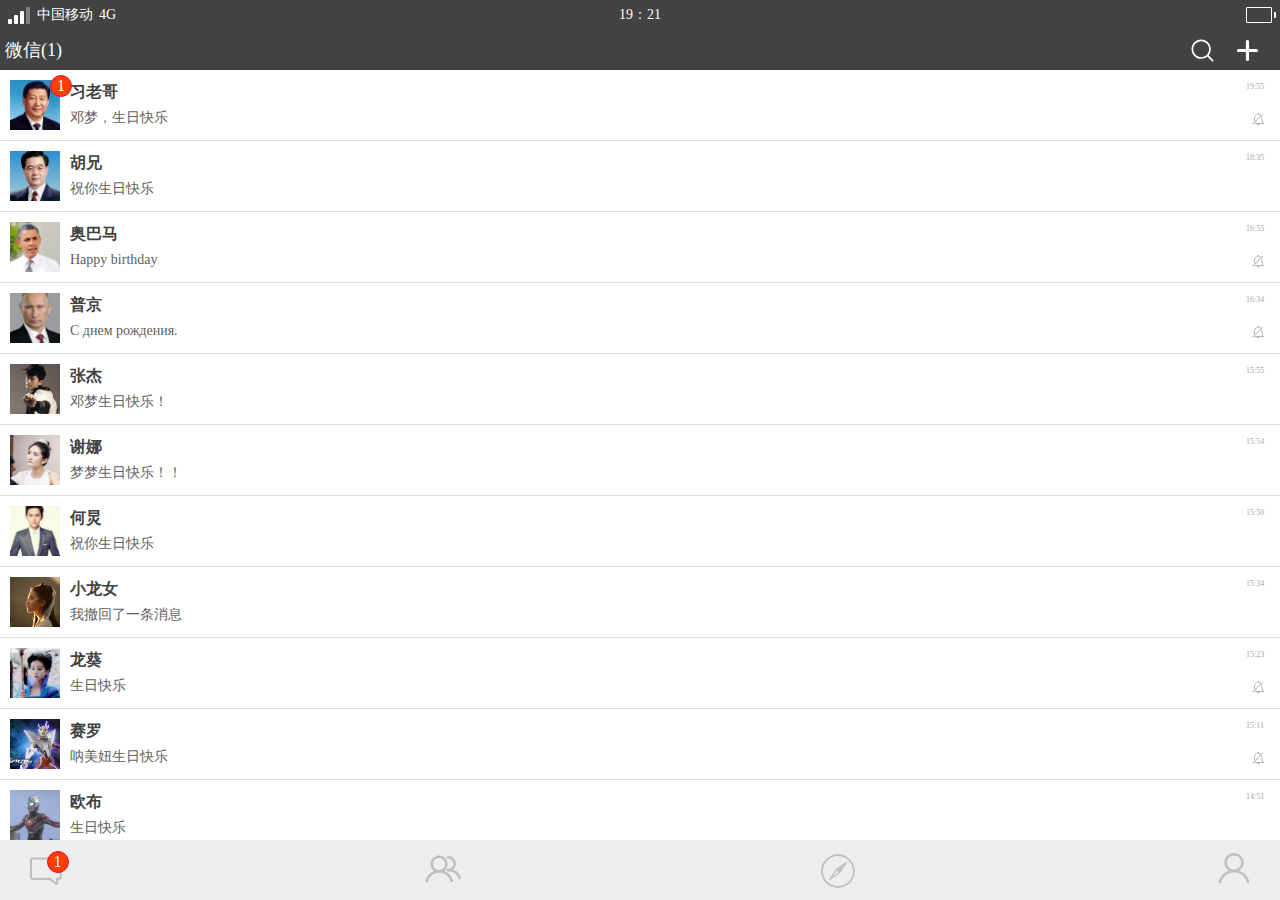
<file: index.html>
<!DOCTYPE html>
<html lang="en">
<head>
    <meta charset="UTF-8">
    <title>微信-朋友圈</title>
    <meta name="viewport" content="width=device-width, initial-scale=1.0, maximum-scale=1.0, user-scalable=0">
    <link rel="stylesheet" href="CSS/common.css">
    <link rel="stylesheet" href="CSS/whole.css">
    <link rel="stylesheet" href="CSS/signal.css">
    <!--<link rel="stylesheet" href="../CSS/title.css">-->
    <!--<link rel="stylesheet" href="../CSS/dynamic.css">-->
</head>
<body>
<div id="whole">

    <!--信号栏 start-->
    <div id="signal">
        <div id="signal-left">
            <div id="signal-left-1" >
                <div class="signal-ok"></div>
                <div class="signal-ok"> </div>
                <div class="signal-ok"></div>
                <div class="signal-no"></div>
            </div>
            <div id="operation">中国移动</div>
            <div id="xG" >4G</div>
        </div>
        <div id="signal-middle" class="center">19：21</div>
        <div id="signal-right" >
            <div id="battery">
                <div id="battery-body" >
                    <div id="battery-core" class="charging"></div>
                </div>
                <div id="battery-head" ></div>
            </div>
        </div>
    </div>
    <!--信号栏 end-->

    <!--微信top start-->
    <div id="title"></div>
    <!--微信top end-->

    <!--微信middle start-->
    <div id="dynamic"></div>
    <!--微信middle end-->

    <!--菜单 start-->
    <div id="menu">
        <!--菜单 end-->

    </div>

</div>
</body>
</html>
<script src="JS/jquery.js"></script>
<!--<script src="../JS/wechat-title-add.js"></script>-->
<!--<script src="../JS/wechat-title-search.js"></script>-->
<script src="JS/router.js"></script>
</file>
<file: CSS/common.css>
*{
    padding: 0;
    margin: 0;
    font-family: 微软雅黑;
}
.border{
    border: 1px red solid;
}
.center{
    align-items: center;
    justify-content: center;
    display: flex;
}
::-webkit-scrollbar {
    display: none;
}
</file>
<file: CSS/whole.css>
#whole{
    width: 100%;
    height: 100%;
    position: fixed;
    /*background-color: gray;*/
    display: flex;
    flex-flow: column;
    justify-content: space-between;
}
</file>
<file: CSS/signal.css>
#signal{
    height: 30px;
    width: 100%;
    display: flex;
    background-color: #424242;
    color: white;
    justify-content: space-between;
    font-weight: 100;
    font-size: 14px;
}
#signal-left{
    flex: 1;
    display: flex;
    justify-content: flex-start;
    align-items: center;
}
#signal-left div{
    margin-left: 6px;
}
#signal-middle{
    height: 30px;
    width: 60px;
}

#signal-right{
    flex: 1;
    display: flex;
    justify-content: flex-end;
    align-items: center;

}
#signal-right div{
    margin:1px;
}

/*信号开始了*/
#signal-left-1{
height: 18px;
    width: 25px;
    display: flex;
    align-items: flex-end;
}
#signal-left-1 div{
    width: 4px;
    margin-left: 2px;
    border-radius:1px ;

}
#signal-left-1 div:nth-child(1){
     height: 5px;
 }
#signal-left-1 div:nth-child(2){
    height: 9px;
}
#signal-left-1 div:nth-child(3){
    height: 13px;
}
#signal-left-1 div:nth-child(4){
    height: 17px;
}
.signal-ok{
    background-color: white;
}
.signal-no{
    background-color: gray
}


/*信号结束了*/

/*电池开始了*/
#battery{
    width: 36px;
    height: 18px;
    display: flex;
    align-items: center;
    flex-flow: row nowrap;
    justify-content: center;
    margin-right: 2px;

}
#battery-body{
    height: 14px;
    width: 24px;
    border-radius: 1px;
    border: 1px white solid;
    display: flex;
    align-items: center;

}
#battery-head{
    height: 6px;
    width: 2px;
    background-color: white;
    border-radius: 0px 1px 1px 0px;

}
#battery-core{
    height: 11px;
    width: 20px;
    margin:1px;

}
@keyframes charge {
    0%{
        width: 2px;
        background-color: crimson;
    }
    25%{
        width: 12px;
        background-color: yellow;
    }
    50%{
        width: 22px;
        background-color: limegreen;
    }
    75%{
        width: 12px;
        background-color: yellow;
    }
    100%{
        width: 2px;
        background-color: crimson;
    }
}
.charging{
    animation:charge 8s linear infinite;
}
/*电池结束了*/
</file>
<file: CSS/title.css>
#title{
    height: 40px;
    width: 100%;
    display: flex;
    background-color: #424242;
    align-items: center;
    justify-content: space-between;
}
#title-wei{
    font-size: 18px;
    display: flex;
   justify-content:flex-start;
    color: white;
    flex: 1;
    margin-left: 5px;
}
#title-return{
    font-size: 18px;
    display: flex;
    justify-content:flex-start;
    color: white;
    flex: 1;
    margin-left: 5px;
}
#title-search{
    background-position: center;
    background-size: cover;
    height: 25px;
    width: 25px;
    display:flex;
    justify-content:flex-end;
    margin-right: 20px;

}
#title-search-menu{
    position: absolute;
    top: 70px;
    right:0;
    height: 25px;
    width: 100%;
    background-color: #424242;
    box-shadow: 0px -1px 1px black;
    z-index: 1;
    display: none;

}
#title-search-menu-so{
    height: 25px;
    width: 100%;
    background-color: #424242;
    display: flex;
    box-shadow: 0px -1px 1px black;
}
#so{
    height: 23px;
    width: 23px;
    margin: 1px;
    background-size: cover;
    background-position: center;
}

#title-add{
    background-position: center;
    background-size: cover;
    height: 25px;
    width: 25px;
    background-image: url("../img/svg/add.svg");
    display:flex;
    justify-content:flex-end;
    position: relative;

    margin-right: 20px;

}
#title-add-menu{
    position: absolute;
    top: 32px;
    height: 205px;
    width: 180px;
    background-color: #424242;
    display: none;
    box-shadow: 0px -1px 1px black;
    z-index: 1;
}
.title-add-menu-line{
    height: 38px;
    width: 176px;
    background-color: #424242;
    margin: 2px;
    display: flex;
    align-items: center;
    justify-content: flex-start;
    border-bottom: 1px solid black;
}
.title-add-menu-line-left{
     height: 30px;
     width: 30px;
     background-size: cover;
     background-position: center;
     margin-left: 8px;
 }
.title-add-menu-line-right{
    height: 30px;

    margin-left: 15px;
    flex: 1;
    color: white;

    line-height: 30px;
    background-color: #424242;
}
</file>
<file: CSS/dynamic.css>
#dynamic{
    width: 100%;
    background-color:#F5F5F5;
    flex: 1;
    overflow: scroll;
    /*display: flex;*/

}

#dynamic-0{
    width: 100%;
    height: 100%;
    background-color:#F5F5F5;
    display: flex;
    flex-flow:row;
    justify-content: space-between;
    position: relative;
    overflow: scroll;
}
#dynamic-1{

    flex: 1;
    flex-flow: column;
    position: relative;
    overflow: scroll;
}
#dynamic-2{
    width: 3%;
    height: 100%;
    right: 0;
    display: flex;
    flex-flow: column;
    position:absolute;

}
.dynamic-2-1{
    width: 57%;
    height: 3.3%;
    margin-bottom:1px;
    line-height: 3%;
    display: flex;
    align-items: center;
    justify-content:center;
    font-size: 16px;
}
.dynamic-line{
    height: 70px;
    width: 100%;
    max-width: 100%;
    background-color: white;
    display: flex;
    justify-content: space-between;
    align-items: center;
    border-bottom: 1px #E0E0E0 solid;
    background-size: cover;
    background-position: center;
    position: relative;

}
.dynamic-line-head{
    height: 50px;
    width: 50px;
    background-size: cover;
    background-position: center;
    margin-left: 10px;


}
.dynamic-new-message{
    height: 20px;
    width: 20px;
    border: 1px crimson solid;
    background-color:#FF3D00;
    border-radius: 50%;
    position: absolute;
    left: 50px;
    top: 5px;
    color: white;
}
.dynamic-line-news{
    height: 50px;
    margin-left: 10px;
    margin-right: 10px;
    flex: 1;
    flex-flow: column;
    display: flex;
    justify-content: space-around;
    overflow: hidden;
}
.dynamic-line-news-top{
    display: flex;
    flex-flow: row;
}

.news-top-left{
    height: 24px;
    flex: 1;
    color: #424242;
    font-weight: 600;
}

.news-top-right{
    height:24px ;
    width: 24px;
    font-size: 8px;
    color: darkgrey;

}
.dynamic-line-news-button{
    display: flex;
    flex-flow: row;
    align-items: center;
    justify-content: space-between;
}
.news-button-left{
    font-size: 14px;
    color: #616161;

    flex: 1;
    margin-bottom: 2px;
    overflow: hidden;
    text-overflow: ellipsis;
    white-space:nowrap;

}
.news-button-right-close{
    display: none;
}
.news-button-right-open{
    height: 14px;
    width: 14px;
    margin: 1px;
    margin-right: 5px;
    background-position: center;
    background-size: cover;
}
.initial{
    height: 20px;
    width: 100%;
    background-color: #E0E0E0;
    font-size: 16px;
    text-indent: 10px;
    color: #757575;

}
#data{
    height: 100px;
    width: 100%;
    background-color: white;
    display: flex;
    justify-content: space-between;
    align-items: center;
    border-bottom: 1px #E0E0E0 solid;
    background-size: cover;
    background-position: center;
}
#data-left{
    height: 80px;
    width: 80px;
    margin-left: 20px;
    background-size: cover;
    background-position: center;
    background-image: url(../img/头像/跟猫学1.jpg);
}

#data-middle{
    height: 80px;
    width: 80px;
    flex: 1;
    margin: 20px;
    display: flex;
    flex-flow: column;
}
#data-middle-top{
    height: 30px;
    width: 100%;
    font-size: 18px;
    line-height: 30px;


}
#data-middle-button{
    height: 30px;
    width: 100%;
    font-size: 16px;
    line-height: 30px;
    color: darkgrey;
    overflow: hidden;
    text-overflow: ellipsis;
    white-space:nowrap;


}
#data-right{
    height: 30px;
    width: 30px;
    margin-right: 40px;
    background-image: url(../img/svg/二维码.svg);
}
#community-head{
    height: 220px;
    display: flex;
    width: 100%;
    flex-flow: column;
    position: relative;
}
#community-head-big{
    height: 220px;
    width: 100%;

    background-position: center;
    background-size:cover;
}



#community-head-small{
    height: 80px;
    width: 80px;
    background: #E64A19;
    z-index: 2;
    position: absolute;
    border: 2px white solid;
    right: 15px;
    bottom: -30px;
    background-size: cover;
    background-position: center;
}
#ID{
    height: 80px;
    width: 160px;
    position:absolute;
    color:#a1a3a6 ;
    line-height: 80px;
    text-align: center ;
    right: 80px;
    bottom: -20px;
}
.community-content{
    height:100%;
    width: 100%;
    background-color:white;
    display: inline-block;
    position: relative;

}
.community-content-area{
    height: auto;
    width: 100%;
    display: flex;
    flex-flow: column;
    margin-top: 10px;

}
.community-content-area-top{

    width: 100%;
    display: flex;
}

.community-content-area-top-head{
    height: 40px;
    width: 40px;
    margin: 5px;
    background-size: cover;
    background-position: center;
}
.community-content-area-top-msg{

    width: 94%;
    margin: 5px;
    display:inline-block;
    flex-flow: column;

}
.community-content-area-top-msg-name{
    height: 16px;
    max-width: 100%;
    margin: 1px;
    color: dodgerblue;
    font-size: 12px;
}
.community-content-area-top-msg-comment{

    max-width: 100%;
    margin: 1px;
    color: black;
    font-size: 15px;
    word-break: break-all;

}
.community-content-area-top-msg-comment img{

    max-height: 100%;
    width: 100%;
    margin: 0 auto;


}
.community-content-area-button{
    height: 40px;
    width: 100%;
    display: flex;
    justify-content: space-between;
}
.community-content-area-button-left{
    height: 30px;
    width: 60px;
    margin-left:53px ;
    font-size: 14px;
    color: #757575;
}






/*日后再改*/







#community-content-area-button-right1{
    height: 30px;
    width: 30px;
    margin-right: 8px;
    position: relative;
    background-position: center;
    background-size: cover;
    background-image: url(../img/svg/更多.svg);
}
#more-menu1{
    height: 36px;
    width: 120px;
    position: absolute;
    left: -130px;
    margin: 0 auto;
    background-color:#424242;
    display: none;
}

#community-content-area-button-right2{
    height: 30px;
    width: 30px;
    margin-right: 8px;
    position: relative;
    background-position: center;
    background-size: cover;
    background-image: url(../img/svg/更多.svg);
}
#more-menu2{
    height: 36px;
    width: 120px;
    position: absolute;
    left: -130px;
    margin: 0 auto;
    background-color:#424242;
    display: none;
}


#community-content-area-button-right3{
    height: 30px;
    width: 30px;
    margin-right: 8px;
    position: relative;
    background-position: center;
    background-size: cover;
    background-image: url(../img/svg/更多.svg);
}
#more-menu3{
    height: 36px;
    width: 120px;
    position: absolute;
    left: -130px;
    margin: 0 auto;
    background-color:#424242;
    display: none;
}




/*日后再改*/
.more-menu-zan{
 height: 32px;
    width: 53px;
    display:flex;
    margin-left: 6px;
   float: left;
    position: absolute;

 }


.more-menu-ping{
    height: 32px;
    width: 53px;
    display: flex;
    justify-content: space-between;
   margin-left: 6px;
    float: left;
    position: absolute;
    left: 60px;
}

.more-menu-box{
    height: 23px;
    width: 23px;
    margin: 8px 5px 0px 0px;
    background-position: center;
    background-size: cover;
    line-height: 21px;
    font-size: 10px;
    color: white;

}










/*聊天新增*/
.frame{
    height: 100%;
    width: 100%;
    position:relative;
    display: flex;
    justify-content: space-between;
    align-items: center;
    flex-flow: column;
}
.content{
    height: 100%;
    width: 100%;
    top: 0;
    background-position: center;
    background-size: cover;
    background-image: url("../img/聊天背景/聊天背景.png");
    overflow: scroll;
    flex: 1;
    /*z-index: 7;*/
}
.line{
    width: 90%;
    margin-top: 5px;
    margin-left: 10px;

    display: inline-block;

}
.head{
    height: 60px;
    width: 60px;
    padding: 1px;

    float: left;
    display: inline-block ;
    background-size: cover;
    background-position: center;
    background-color: deepskyblue;
    border-radius: 50%;

}
.dialog{
    padding: 1px;
    height: 98%;

    float: left;
    margin-left: 5px;
    background-color: white;
    max-width: 70%;
    margin-top: 20px;
    margin-bottom: 10px;
    border: 1px black solid;

    word-break: break-all;

}
.MyHead{
    padding: 1px;
    height: 60px;
    width: 60px;
    display: inline-block ;
    background-size: cover;
    background-position: center;
    background-color: aqua;
    border-radius: 50%;
    float: right;
}
.MyDialog{
    padding: 1px;
    height: 98%;
    margin-right: 5px;
    float: right;
    background-color: lightgreen;
    margin-top: 20px;
    margin-bottom: 10px;
    max-width: 70%;
    border: 1px black solid;
    word-break: break-all;

}
.entry{
    height: 50px;
    width: 100%;
    border: 1px gray solid;
}
</file>
